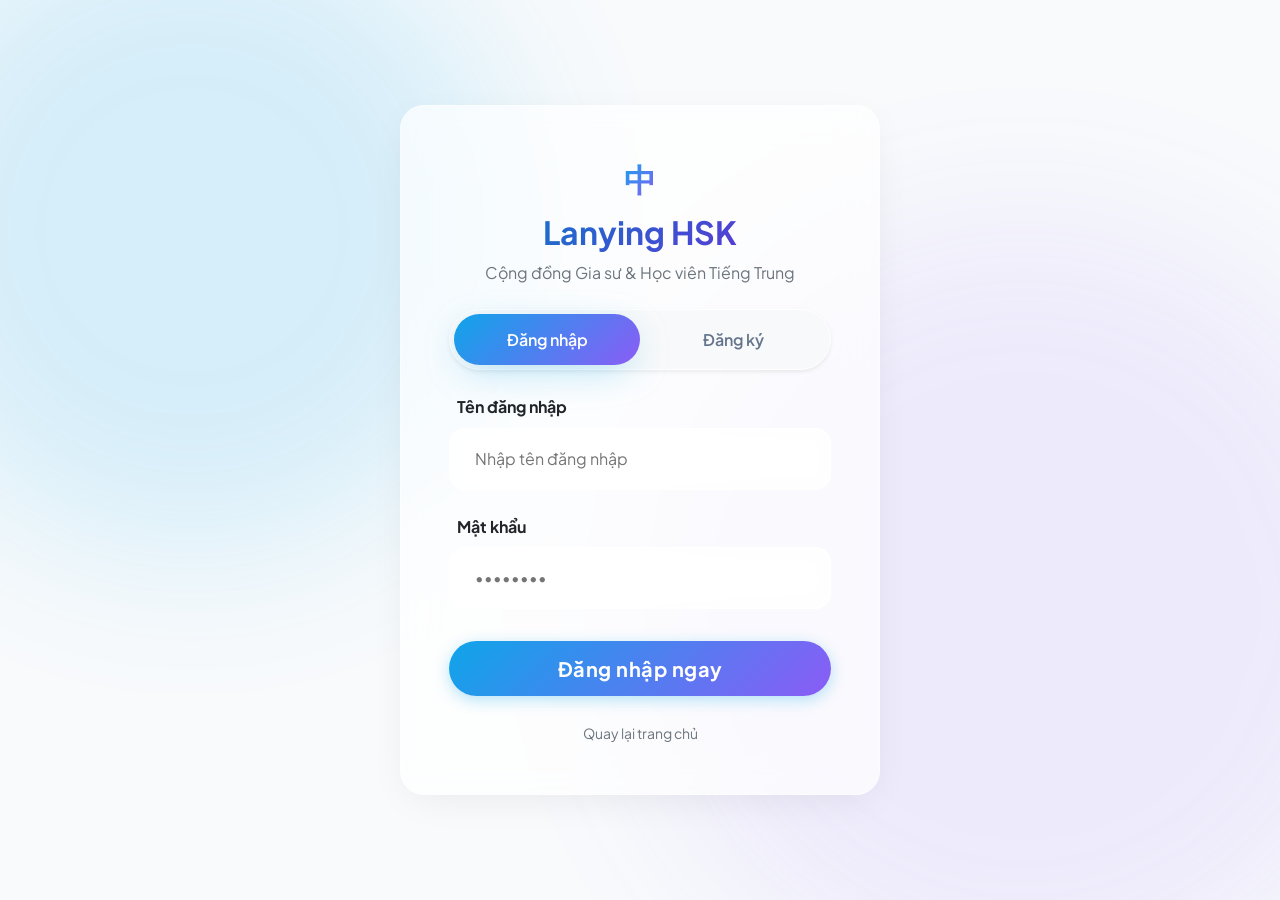
<file: frontend/pages/login.html>
<!DOCTYPE html>
<html lang="vi">
<head>
    <meta charset="UTF-8">
    <meta name="viewport" content="width=device-width, initial-scale=1.0">
    <title>Đăng nhập - Lanying HSK</title>
    <!-- Modern Font -->
    <link href="https://fonts.googleapis.com/css2?family=Plus+Jakarta+Sans:wght@300;400;500;600;700;800&display=swap" rel="stylesheet">
    <link href="https://cdn.jsdelivr.net/npm/bootstrap@5.3.2/dist/css/bootstrap.min.css" rel="stylesheet">
    <link rel="stylesheet" href="../../style.css?v=2">
</head>
<body>
    <div class="bg-blobs"></div>
    <div class="toast-custom" id="toast"></div>

    <div class="container login-wrapper">
        <div class="glass-panel login-card p-4 p-md-5 animate-fade-up">
            
            <div class="text-center mb-4">
                <a href="../../index.html" class="text-decoration-none">
                    <span class="logo-icon">&#20013;</span>
                    <h2 class="fw-bold text-gradient mt-2">Lanying HSK</h2>
                </a>
                <p class="text-secondary mt-2">Cộng đồng Gia sư & Học viên Tiếng Trung</p>
            </div>

            <!-- Tabs -->
            <ul class="nav nav-pills nav-justified mb-4 bg-light rounded-pill p-1 shadow-sm border border-white" id="authTabs" role="tablist">
                <li class="nav-item" role="presentation">
                    <button class="nav-link active" id="login-tab" data-bs-toggle="tab" data-bs-target="#login-pane" type="button" role="tab">Đăng nhập</button>
                </li>
                <li class="nav-item" role="presentation">
                    <button class="nav-link" id="register-tab" data-bs-toggle="tab" data-bs-target="#register-pane" type="button" role="tab">Đăng ký</button>
                </li>
            </ul>

            <div class="tab-content" id="authTabsContent">
                <!-- Login Form -->
                <div class="tab-pane fade show active" id="login-pane" role="tabpanel">
                    <form id="login-form" onsubmit="handleLogin(event)">
                        <div class="mb-4">
                            <label class="form-label fw-bold text-dark ms-2">Tên đăng nhập</label>
                            <input type="text" class="form-control-glass w-100" id="login_username" required placeholder="Nhập tên đăng nhập">
                        </div>
                        <div class="mb-4">
                            <label class="form-label fw-bold text-dark ms-2">Mật khẩu</label>
                            <input type="password" class="form-control-glass w-100" id="login_password" required placeholder="••••••••">
                        </div>
                        <button class="btn btn-primary-custom w-100 mt-2 fs-5" type="submit" id="btnLogin">Đăng nhập ngay</button>
                    </form>
                </div>

                <!-- Register Form -->
                <div class="tab-pane fade" id="register-pane" role="tabpanel">
                    <form id="register-form" onsubmit="handleRegister(event)">
                        <div class="mb-3">
                            <label class="form-label fw-bold text-dark ms-2">Họ và tên</label>
                            <input type="text" class="form-control-glass w-100" id="reg_name" required placeholder="Nguyễn Văn A">
                        </div>
                        <div class="mb-3">
                            <label class="form-label fw-bold text-dark ms-2">Tên đăng nhập</label>
                            <input type="text" class="form-control-glass w-100" id="reg_username" required placeholder="nguyenvana">
                        </div>
                        <div class="mb-3">
                            <label class="form-label fw-bold text-dark ms-2">Mật khẩu</label>
                            <input type="password" class="form-control-glass w-100" id="reg_password" required placeholder="••••••••">
                        </div>
                        <div class="mb-4">
                            <label class="form-label fw-bold text-dark ms-2">Bạn là ai?</label>
                            <select class="form-select form-control-glass w-100" id="reg_role" required>
                                <option value="student">Học viên (Tìm gia sư)</option>
                                <option value="tutor">Gia sư (Dạy học)</option>
                            </select>
                        </div>
                        <button class="btn btn-outline-custom w-100 mt-2 fs-5" type="submit" id="btnReg">Tạo tài khoản</button>
                    </form>
                </div>
            </div>

            <div class="text-center mt-4">
                <a href="../../index.html" class="text-secondary text-decoration-none small hover-primary"><i class="bi bi-arrow-left"></i> Quay lại trang chủ</a>
            </div>
        </div>
    </div>

    <script src="https://cdn.jsdelivr.net/npm/bootstrap@5.3.2/dist/js/bootstrap.bundle.min.js"></script>
    <script src="../js/api.js"></script>
    <script>
        function showToast(msg) {
            const t = document.getElementById('toast');
            t.textContent = msg;
            t.style.display = 'block';
            setTimeout(() => t.style.display = 'none', 3000);
        }

        async function handleLogin(e) {
            e.preventDefault();
            const btn = document.getElementById('btnLogin');
            btn.textContent = 'Đang xử lý...'; btn.disabled = true;

            const u = document.getElementById('login_username').value;
            const p = document.getElementById('login_password').value;

            try {
                const res = await AuthAPI.login(u, p);
                localStorage.setItem('lanying_token', res.access_token);
                localStorage.setItem('lanying_user', JSON.stringify({
                    id: res.user_id,
                    name: res.name,
                    role: res.role
                }));
                
                showToast('Đăng nhập thành công! Đang chuyển hướng...');
                setTimeout(() => {
                    if (res.role === 'admin') {
                        window.location.href = 'admin_dashboard.html';
                    } else if (res.role === 'tutor') {
                        window.location.href = 'tutor_profile.html'; // Tutors should go to their profile or dashboard
                    } else {
                        window.location.href = '../../index.html';
                    }
                }, 1000);
            } catch (err) {
                showToast(`Đăng nhập thất bại: ${err.message}`);
                btn.textContent = 'Đăng nhập ngay'; btn.disabled = false;
            }
        }

        async function handleRegister(e) {
            e.preventDefault();
            const btn = document.getElementById('btnReg');
            btn.textContent = 'Đang xử lý...'; btn.disabled = true;

            const n = document.getElementById('reg_name').value;
            const u = document.getElementById('reg_username').value;
            const p = document.getElementById('reg_password').value;
            const r = document.getElementById('reg_role').value;

            try {
                await AuthAPI.register(n, u, p, r);
                showToast('Đăng ký thành công! Vui lòng đăng nhập.');
                // Switch to login tab
                const loginTab = new bootstrap.Tab(document.getElementById('login-tab'));
                loginTab.show();
                document.getElementById('login_username').value = u;
                document.getElementById('login_password').value = '';
                document.getElementById('register-form').reset();
            } catch (err) {
                showToast(`Đăng ký thất bại: ${err.message}`);
            } finally {
                btn.textContent = 'Tạo tài khoản'; btn.disabled = false;
            }
        }
    </script>
</body>
</html>
</file>
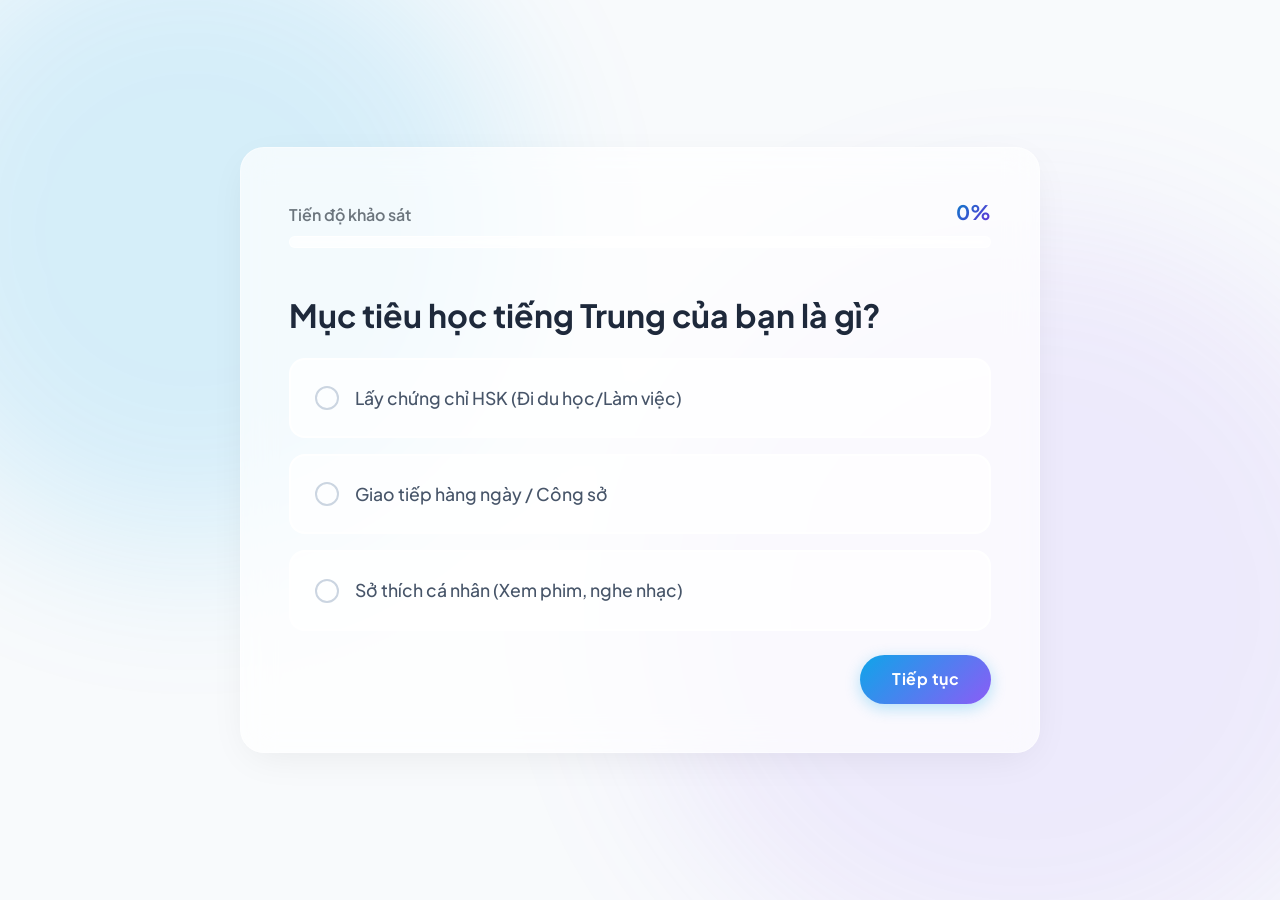
<file: frontend/pages/survey.html>
<!DOCTYPE html>
<html lang="vi">
<head>
    <meta charset="UTF-8">
    <meta name="viewport" content="width=device-width, initial-scale=1.0">
    <title>Khảo sát trình độ - Lanying HSK</title>
    <!-- Modern Font -->
    <link href="https://fonts.googleapis.com/css2?family=Plus+Jakarta+Sans:wght@300;400;500;600;700;800&display=swap" rel="stylesheet">
    <!-- Bootstrap 5 -->
    <link href="https://cdn.jsdelivr.net/npm/bootstrap@5.3.2/dist/css/bootstrap.min.css" rel="stylesheet">
    <link rel="stylesheet" href="../../style.css?v=2">
</head>
<body>
    <div class="bg-blobs"></div>
    <div class="toast-custom" id="toast"></div>

    <div class="survey-container container">
        <div class="glass-panel survey-card p-4 p-md-5">
            <!-- Progress Bar -->
            <div class="mb-5">
                <div class="d-flex justify-content-between align-items-end mb-2">
                    <span class="text-secondary fw-semibold">Tiến độ khảo sát</span>
                    <span class="text-gradient fw-bold fs-5" id="progress-text">0%</span>
                </div>
                <div class="progress-glass">
                    <div class="progress-bar progress-bar-striped progress-bar-animated" id="progress-bar" role="progressbar" style="width: 0%"></div>
                </div>
            </div>

            <!-- Steps Container -->
            <div id="survey-content">
                <!-- Step 1 -->
                <div class="step active" id="step-1">
                    <h2 class="fw-bold mb-4">Mục tiêu học tiếng Trung của bạn là gì?</h2>
                    <div class="survey-option" onclick="selectOption(1, 'Lấy chứng chỉ HSK (Đi du học/Làm việc)')">
                        <div class="radio-circle"></div> Lấy chứng chỉ HSK (Đi du học/Làm việc)
                    </div>
                    <div class="survey-option" onclick="selectOption(1, 'Giao tiếp hàng ngày / Công sở')">
                        <div class="radio-circle"></div> Giao tiếp hàng ngày / Công sở
                    </div>
                    <div class="survey-option" onclick="selectOption(1, 'Sở thích cá nhân (Xem phim, nghe nhạc)')">
                        <div class="radio-circle"></div> Sở thích cá nhân (Xem phim, nghe nhạc)
                    </div>
                    <div class="mt-4 text-end">
                        <button class="btn btn-primary-custom" onclick="nextStep(1)">Tiếp tục <i class="bi bi-arrow-right"></i></button>
                    </div>
                </div>

                <!-- Step 2 -->
                <div class="step" id="step-2">
                    <h2 class="fw-bold mb-4">Trình độ hiện tại của bạn?</h2>
                    <div class="survey-option" onclick="selectOption(2, 'Chưa biết gì (Người mới bắt đầu)')">
                        <div class="radio-circle"></div> Chưa biết gì (Người mới bắt đầu)
                    </div>
                    <div class="survey-option" onclick="selectOption(2, 'Đã học qua Pinyin, biết chào hỏi cơ bản (HSK 1-2)')">
                        <div class="radio-circle"></div> Đã học qua Pinyin, biết chào hỏi cơ bản (HSK 1-2)
                    </div>
                    <div class="survey-option" onclick="selectOption(2, 'Có thể giao tiếp cơ bản, đọc hiểu đoạn văn ngắn (HSK 3-4)')">
                        <div class="radio-circle"></div> Có thể giao tiếp cơ bản, đọc hiểu đoạn văn ngắn (HSK 3-4)
                    </div>
                    <div class="mt-4 d-flex justify-content-between">
                        <button class="btn btn-outline-custom" onclick="prevStep(2)">Quay lại</button>
                        <button class="btn btn-primary-custom" onclick="nextStep(2)">Tiếp tục</button>
                    </div>
                </div>

                <!-- Step 3 -->
                <div class="step" id="step-3">
                    <h2 class="fw-bold mb-4">Kỹ năng nào bạn muốn tập trung cải thiện nhất?</h2>
                    <div class="survey-option" onclick="selectOption(3, 'Nghe & Nói (Phản xạ giao tiếp)')">
                        <div class="radio-circle"></div> Nghe & Nói (Phản xạ giao tiếp)
                    </div>
                    <div class="survey-option" onclick="selectOption(3, 'Đọc & Viết (Ngữ pháp, từ vựng thi HSK)')">
                        <div class="radio-circle"></div> Đọc & Viết (Ngữ pháp, từ vựng thi HSK)
                    </div>
                    <div class="survey-option" onclick="selectOption(3, 'Phát âm chuẩn (Chữa ngọng, luyện giọng)')">
                        <div class="radio-circle"></div> Phát âm chuẩn (Chữa ngọng, luyện giọng)
                    </div>
                    <div class="mt-4 d-flex justify-content-between">
                        <button class="btn btn-outline-custom" onclick="prevStep(3)">Quay lại</button>
                        <button class="btn btn-primary-custom" onclick="nextStep(3)">Tiếp tục</button>
                    </div>
                </div>

                <!-- Step 4 -->
                <div class="step" id="step-4">
                    <h2 class="fw-bold mb-4">Bạn thích hình thức học nào?</h2>
                    <div class="survey-option" onclick="selectOption(4, 'Online 1 kèm 1 (Tương tác cao, sửa lỗi trực tiếp)')">
                        <div class="radio-circle"></div> Online 1 kèm 1 (Tương tác cao, sửa lỗi trực tiếp)
                    </div>
                    <div class="survey-option" onclick="selectOption(4, 'Học offline tại quán cafe / nhà riêng')">
                        <div class="radio-circle"></div> Học offline tại quán cafe / nhà riêng
                    </div>
                    <div class="mt-4 d-flex justify-content-between">
                        <button class="btn btn-outline-custom" onclick="prevStep(4)">Quay lại</button>
                        <button class="btn btn-primary-custom" onclick="nextStep(4)">Tiếp tục</button>
                    </div>
                </div>

                <!-- Step 5 -->
                <div class="step" id="step-5">
                    <h2 class="fw-bold mb-4">Gia sư lý tưởng của bạn?</h2>
                    <div class="survey-option" onclick="selectOption(5, 'Giáo viên nghiêm khắc, ép tiến độ')">
                        <div class="radio-circle"></div> Giáo viên nghiêm khắc, ép tiến độ
                    </div>
                    <div class="survey-option" onclick="selectOption(5, 'Giáo viên trẻ trung, năng động, gen Z')">
                        <div class="radio-circle"></div> Giáo viên trẻ trung, năng động, gen Z
                    </div>
                    <div class="survey-option" onclick="selectOption(5, 'Người đi làm có kinh nghiệm thực tế')">
                        <div class="radio-circle"></div> Người đi làm có kinh nghiệm thực tế
                    </div>
                    <div class="mt-5 d-flex justify-content-between">
                        <button class="btn btn-outline-custom" onclick="prevStep(5)">Quay lại</button>
                        <button class="btn btn-primary-custom px-5 fs-5 shadow-glow" onclick="submitSurvey()">✨ Phân Tích Bằng AI ✨</button>
                    </div>
                </div>
            </div>

            <!-- Loading State -->
            <div id="loading" class="text-center py-5 d-none animate-fade-up">
                <div class="spinner-border text-primary-custom mb-4" style="width: 4rem; height: 4rem;" role="status"></div>
                <h3 class="fw-bold text-dark">AI đang xử lý...</h3>
                <p class="text-secondary fs-5">Hệ thống đang đối chiếu dữ liệu để tìm gia sư phù hợp nhất với bạn</p>
            </div>

            <!-- Results -->
            <div id="results" class="d-none animate-fade-up">
                <div class="text-center mb-5">
                    <h2 class="fw-bold display-6 mb-3">Kết quả <span class="text-gradient">Phân Tích</span></h2>
                    <p class="text-secondary fs-5" id="analysis-text"></p>
                </div>
                <h4 class="fw-bold mb-4 border-bottom pb-2">Top Gia sư phù hợp (Gợi ý bởi AI)</h4>
                <div class="row g-4" id="matched-tutors"></div>
                
                <div class="text-center mt-5 pt-4">
                    <a href="../../index.html" class="btn btn-outline-custom btn-lg rounded-pill px-5">Về trang chủ</a>
                </div>
            </div>

        </div>
    </div>

    <script src="https://cdn.jsdelivr.net/npm/bootstrap@5.3.2/dist/js/bootstrap.bundle.min.js"></script>
    <script src="../js/api.js"></script>
    <script>
        let currentStep = 1;
        const totalSteps = 5;
        const answers = {};

        function showToast(msg) {
            const t = document.getElementById('toast');
            t.textContent = msg;
            t.style.display = 'block';
            setTimeout(() => t.style.display = 'none', 3000);
        }

        function updateProgress() {
            const percent = ((currentStep - 1) / totalSteps) * 100;
            document.getElementById('progress-bar').style.width = percent + '%';
            document.getElementById('progress-text').textContent = Math.round(percent) + '%';
        }

        function selectOption(step, value) {
            answers[`q${step}`] = value;
            const options = document.querySelectorAll(`#step-${step} .survey-option`);
            options.forEach(opt => opt.classList.remove('selected'));
            event.currentTarget.classList.add('selected');
        }

        function nextStep(step) {
            if (!answers[`q${step}`]) {
                showToast("Vui lòng chọn 1 phương án!");
                return;
            }
            document.getElementById(`step-${step}`).classList.remove('active');
            currentStep++;
            document.getElementById(`step-${currentStep}`).classList.add('active');
            updateProgress();
        }

        function prevStep(step) {
            document.getElementById(`step-${step}`).classList.remove('active');
            currentStep--;
            document.getElementById(`step-${currentStep}`).classList.add('active');
            updateProgress();
        }

        async function submitSurvey() {
            if (!answers[`q5`]) {
                showToast("Vui lòng hoàn thành câu cuối!");
                return;
            }
            
            document.getElementById('progress-bar').style.width = '100%';
            document.getElementById('progress-text').textContent = '100%';
            document.getElementById('survey-content').classList.add('d-none');
            document.getElementById('loading').classList.remove('d-none');

            // Map UI answers to Backend Schema
            let mapped_goals = [];
            if (answers.q1.includes('HSK')) mapped_goals.push('hsk_exam');
            if (answers.q1.includes('Giao tiếp')) mapped_goals.push('communication');
            if (answers.q1.includes('Sở thích')) mapped_goals.push('communication');

            let mapped_level = 'beginner';
            if (answers.q2.includes('HSK 1-2')) mapped_level = 'hsk2';
            if (answers.q2.includes('HSK 3-4')) mapped_level = 'hsk4';

            let mapped_skills = [];
            if (answers.q3.includes('Nghe & Nói')) mapped_skills.push('listening_speaking');
            if (answers.q3.includes('Đọc & Viết')) mapped_skills.push('reading_writing', 'grammar');
            if (answers.q3.includes('Phát âm')) mapped_skills.push('pronunciation');

            let mapped_modes = [];
            if (answers.q4.includes('Online')) mapped_modes.push('online');
            if (answers.q4.includes('offline')) mapped_modes.push('offline');

            const payload = {
                current_level: mapped_level,
                goals: mapped_goals,
                skills: mapped_skills,
                modes: mapped_modes,
                age: 'adult'
            };

            const user = JSON.parse(localStorage.getItem('lanying_user') || 'null');
            if (user && user.id) {
                payload.user_id = user.id;
            }

            try {
                const data = await SurveyAPI.submit(payload);
                
                document.getElementById('loading').classList.add('d-none');
                document.getElementById('results').classList.remove('d-none');
                
                document.getElementById('analysis-text').textContent = "Dựa trên hồ sơ của bạn, hệ thống AI đã tính toán độ tương đồng Cosine Similarity để đưa ra kết quả gia sư phù hợp nhất.";

                const container = document.getElementById('matched-tutors');
                if (!data.recommendations || data.recommendations.length === 0) {
                    container.innerHTML = `<div class="col-12"><div class="alert alert-info text-center rounded-4 border-0">Chưa tìm thấy gia sư phù hợp hoàn toàn. Bạn có thể xem danh sách ở trang chủ.</div></div>`;
                    return;
                }

                data.recommendations.forEach((match, index) => {
                    const delayClass = `delay-${(index + 1) * 100}`;
                    const score = match.similarity_score;
                    const card = document.createElement('div');
                    card.className = `col-md-6 animate-fade-up ${delayClass}`;
                    card.innerHTML = `
                        <div class="glass-panel h-100 p-4 border-start border-4 border-primary">
                            <div class="d-flex justify-content-between align-items-start mb-3">
                                <div>
                                    <h4 class="fw-bold mb-1">${match.name}</h4>
                                    <span class="badge bg-light text-dark border">Phí: ${match.hourly_rate ? match.hourly_rate.toLocaleString('vi-VN') + 'đ' : 'Thỏa thuận'}</span>
                                </div>
                                <div class="text-end">
                                    <span class="badge bg-gradient-custom rounded-pill fs-6 px-3 py-2 shadow-sm">${score}% Phù hợp</span>
                                </div>
                            </div>
                            <p class="text-secondary mb-4 small line-clamp-3">
                                ${match.bio || 'Chưa có thông tin giới thiệu'}
                            </p>
                            <button class="btn btn-outline-custom w-100 rounded-pill" onclick="bookTutor(${match.id})">Chọn Gia Sư Này</button>
                        </div>
                    `;
                    container.appendChild(card);
                });

            } catch (err) {
                showToast(`Lỗi: ${err.message}`);
                document.getElementById('loading').classList.add('d-none');
                document.getElementById('survey-content').classList.remove('d-none');
            }
        }

        async function bookTutor(tutorId) {
            const user = JSON.parse(localStorage.getItem('lanying_user') || 'null');
            const token = localStorage.getItem('lanying_token');
            
            if (!user || !token) {
                showToast('Bạn cần đăng nhập học viên để đặt lịch!');
                setTimeout(() => window.location.href = 'login.html', 1500);
                return;
            }
            if (user.role !== 'student') {
                showToast('Chỉ tài khoản Học viên mới có thể đặt lịch học!');
                return;
            }

            try {
                await TutorAPI.book(tutorId);
                showToast('Đăng ký lớp thành công! Bạn có thể xem ở Dashboard.');
            } catch (err) {
                showToast(`Lỗi đặt lịch: ${err.message}`);
            }
        }

        updateProgress();
    </script>
</body>
</html>
</file>
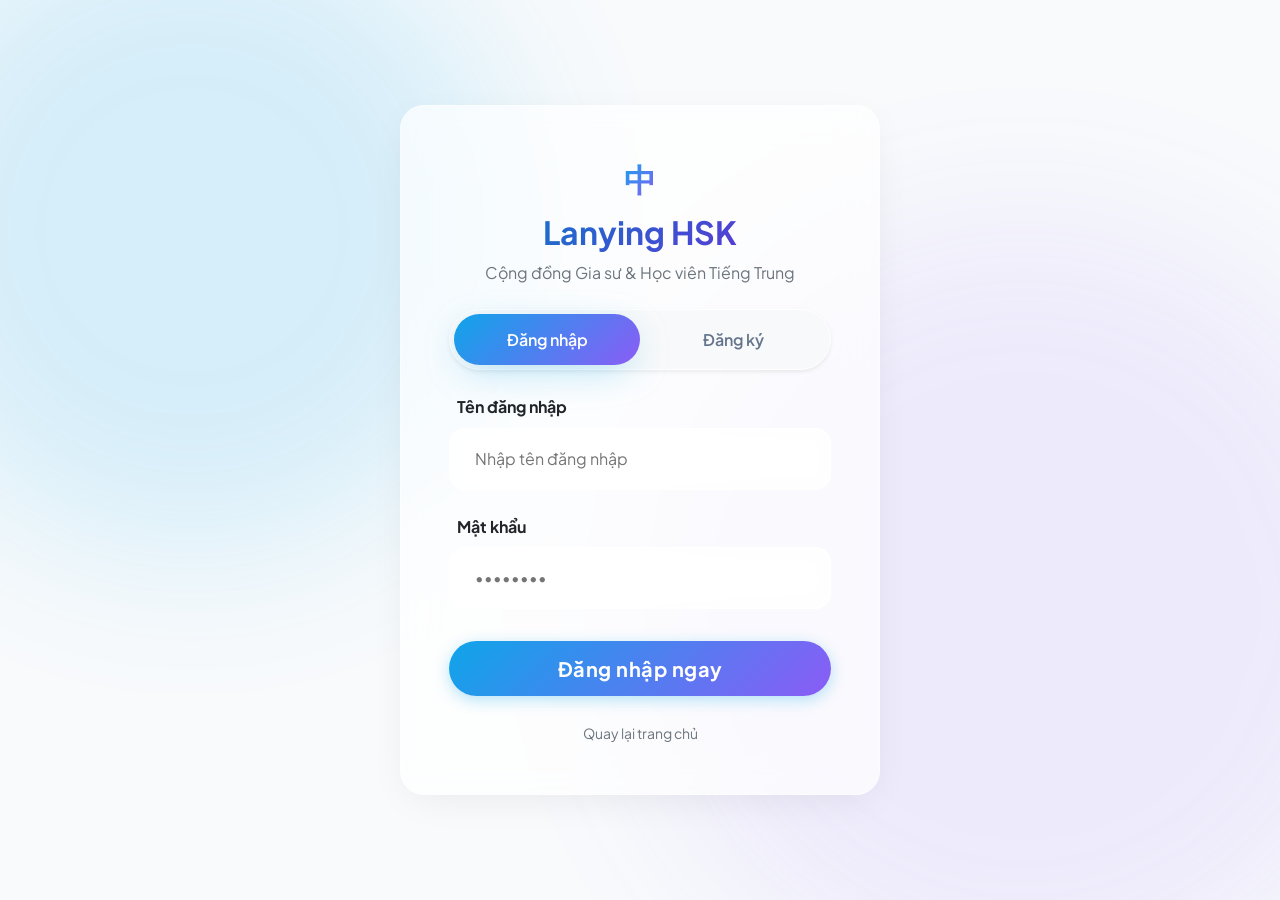
<file: frontend/pages/tutor_index.html>
<!DOCTYPE html>
<html lang="vi">
<head>
    <meta charset="UTF-8">
    <meta name="viewport" content="width=device-width, initial-scale=1.0">
    <title>Quản lý Gia sư - Lanying HSK</title>
    <!-- Modern Font -->
    <link href="https://fonts.googleapis.com/css2?family=Plus+Jakarta+Sans:wght@300;400;500;600;700;800&display=swap" rel="stylesheet">
    <link href="https://cdn.jsdelivr.net/npm/bootstrap@5.3.2/dist/css/bootstrap.min.css" rel="stylesheet">
    <link rel="stylesheet" href="../../style.css?v=2">
</head>
<body>
    <div class="bg-blobs"></div>
    <div class="toast-custom" id="toast"></div>

    <!-- Glass Navbar -->
    <nav class="navbar navbar-expand-lg navbar-light glass-nav sticky-top py-3 animate-fade-up">
        <div class="container">
            <a class="navbar-brand d-flex align-items-center gap-2" href="tutor_index.html">
                <span class="logo-icon">&#20013;</span>
                <h1 class="m-0 fs-4 fw-bold text-gradient">Lanying Gia sư</h1>
            </a>
            <button class="navbar-toggler border-0 shadow-none" type="button" data-bs-toggle="collapse" data-bs-target="#navbarNav">
                <span class="navbar-toggler-icon"></span>
            </button>
            <div class="collapse navbar-collapse mt-3 mt-lg-0" id="navbarNav">
                <ul class="navbar-nav mx-auto fw-semibold">
                    <li class="nav-item"><a class="nav-link active text-primary-custom px-3" href="tutor_index.html">Dashboard</a></li>
                    <li class="nav-item"><a class="nav-link px-3" href="tutor_profile.html">Hồ sơ cá nhân</a></li>
                </ul>
                <div class="d-flex flex-column flex-lg-row gap-2 mt-3 mt-lg-0 align-items-center" id="navActions">
                    <!-- Render via JS -->
                </div>
            </div>
        </div>
    </nav>

    <!-- Main Content -->
    <div class="container py-5">
        <div class="d-flex justify-content-between align-items-end mb-4 animate-fade-up">
            <div>
                <h2 class="fw-bold display-6 mb-1">Tổng quan</h2>
                <p class="text-secondary fs-5 m-0">Chào mừng bạn trở lại, hệ thống Lanying HSK</p>
            </div>
        </div>

        <!-- Stats row -->
        <div class="row g-4 mb-5 animate-fade-up delay-100">
            <div class="col-md-4">
                <div class="dashboard-stat-card bg-gradient-custom">
                    <h5 class="opacity-75 mb-2 fw-semibold">Tổng học viên</h5>
                    <h2 class="display-5 fw-bold m-0" id="total-students">0</h2>
                </div>
            </div>
            <div class="col-md-4">
                <div class="dashboard-stat-card" style="background: linear-gradient(135deg, #f59e0b 0%, #d97706 100%);">
                    <h5 class="opacity-75 mb-2 fw-semibold">Đang chờ duyệt</h5>
                    <h2 class="display-5 fw-bold m-0" id="pending-students">0</h2>
                </div>
            </div>
            <div class="col-md-4">
                <div class="dashboard-stat-card" style="background: linear-gradient(135deg, #10b981 0%, #059669 100%);">
                    <h5 class="opacity-75 mb-2 fw-semibold">Đánh giá trung bình</h5>
                    <h2 class="display-5 fw-bold m-0">5.0 ⭐</h2>
                </div>
            </div>
        </div>

        <div class="glass-panel p-4 p-md-5 animate-fade-up delay-200">
            <div class="d-flex justify-content-between align-items-center mb-4">
                <h3 class="fw-bold text-dark m-0">Danh sách Học viên đăng ký</h3>
                <button class="btn btn-outline-custom rounded-pill btn-sm" onclick="loadStudents()"><i class="bi bi-arrow-clockwise"></i> Làm mới</button>
            </div>
            
            <div class="table-responsive">
                <table class="table table-custom align-middle">
                    <thead>
                        <tr>
                            <th>Học viên</th>
                            <th>Ngày đăng ký</th>
                            <th>Trạng thái</th>
                            <th>Thao tác</th>
                        </tr>
                    </thead>
                    <tbody id="student-list">
                        <tr><td colspan="4" class="text-center py-4 text-secondary">Đang tải dữ liệu...</td></tr>
                    </tbody>
                </table>
            </div>
        </div>
    </div>

    <script src="https://cdn.jsdelivr.net/npm/bootstrap@5.3.2/dist/js/bootstrap.bundle.min.js"></script>
    <script src="../js/api.js"></script>
    <script>
        function showToast(msg) {
            const t = document.getElementById('toast');
            t.textContent = msg;
            t.style.display = 'block';
            setTimeout(() => t.style.display = 'none', 3000);
        }

        function logout() {
            localStorage.removeItem('lanying_token');
            localStorage.removeItem('lanying_user');
            window.location.href = 'login.html';
        }

        async function checkAuth() {
            const user = JSON.parse(localStorage.getItem('lanying_user') || 'null');
            const token = localStorage.getItem('lanying_token');
            if (!user || !token || user.role !== 'tutor') {
                window.location.href = 'login.html';
                return;
            }
            document.getElementById('navActions').innerHTML = `
                <div class="d-flex align-items-center gap-3">
                    <div class="tutor-avatar shadow-sm" style="width: 40px; height: 40px; font-size: 1.2rem;">${user.name.charAt(0).toUpperCase()}</div>
                    <span class="fw-bold text-dark">${user.name}</span>
                    <button class="btn btn-light rounded-circle p-2 ms-2 shadow-sm text-danger" onclick="logout()" title="Đăng xuất">
                        <svg width="20" height="20" viewBox="0 0 24 24" fill="none" stroke="currentColor" stroke-width="2" stroke-linecap="round" stroke-linejoin="round"><path d="M9 21H5a2 2 0 0 1-2-2V5a2 2 0 0 1 2-2h4"></path><polyline points="16 17 21 12 16 7"></polyline><line x1="21" y1="12" x2="9" y2="12"></line></svg>
                    </button>
                </div>
            `;
        }

        async function updateStatus(studentId, status) {
            try {
                await TutorAPI.updateBookingStatus(studentId, status);
                showToast(`Đã ${status === 'accepted' ? 'chấp nhận' : 'từ chối'} học viên!`);
                loadStudents();
            } catch (err) {
                showToast(`Lỗi: ${err.message}`);
            }
        }

        async function loadStudents() {
            const tbody = document.getElementById('student-list');
            try {
                const data = await AuthAPI.getDashboard();
                
                document.getElementById('total-students').textContent = data.bookings.length;
                document.getElementById('pending-students').textContent = data.bookings.filter(s => s.status === 'pending').length;

                if (data.bookings.length === 0) {
                    tbody.innerHTML = `<tr><td colspan="4" class="text-center py-5 text-secondary">Chưa có học viên nào đăng ký lớp của bạn.</td></tr>`;
                    return;
                }

                tbody.innerHTML = '';
                data.bookings.forEach(student => {
                    const row = document.createElement('tr');
                    
                    let statusBadge = '';
                    let actionButtons = '';
                    
                    if (student.status === 'pending') {
                        statusBadge = `<span class="badge bg-warning text-dark rounded-pill px-3 py-2">Đang chờ</span>`;
                        actionButtons = `
                            <div class="d-flex gap-2">
                                <button class="btn btn-success rounded-pill btn-sm px-3" onclick="updateStatus(${student.id}, 'accepted')">Nhận</button>
                                <button class="btn btn-outline-danger rounded-pill btn-sm px-3" onclick="updateStatus(${student.id}, 'rejected')">Từ chối</button>
                            </div>
                        `;
                    } else if (student.status === 'accepted') {
                        statusBadge = `<span class="badge bg-success rounded-pill px-3 py-2">Đã nhận</span>`;
                        actionButtons = `<button class="btn btn-light rounded-pill btn-sm px-3 text-secondary disabled">Đã xử lý</button>`;
                    } else {
                        statusBadge = `<span class="badge bg-danger rounded-pill px-3 py-2">Đã từ chối</span>`;
                        actionButtons = `<button class="btn btn-light rounded-pill btn-sm px-3 text-secondary disabled">Đã xử lý</button>`;
                    }

                    const dateStr = student.created_at ? new Date(student.created_at).toLocaleDateString('vi-VN') : 'Hôm nay';

                    row.innerHTML = `
                        <td>
                            <div class="d-flex align-items-center gap-3">
                                <div class="bg-light rounded-circle d-flex align-items-center justify-content-center fw-bold text-primary" style="width: 40px; height: 40px;">
                                    ${(student.student_name || 'U').charAt(0).toUpperCase()}
                                </div>
                                <div class="fw-bold text-dark">${student.student_name || 'Học viên ẩn danh'}</div>
                            </div>
                        </td>
                        <td class="text-secondary fw-medium">${dateStr}</td>
                        <td>${statusBadge}</td>
                        <td>${actionButtons}</td>
                    `;
                    tbody.appendChild(row);
                });
            } catch (err) {
                tbody.innerHTML = `<tr><td colspan="4" class="text-center text-danger py-4">Lỗi tải dữ liệu: ${err.message}</td></tr>`;
                showToast(`Lỗi tải dữ liệu: ${err.message}`);
            }
        }

        checkAuth();
        loadStudents();
    </script>
</body>
</html>
</file>
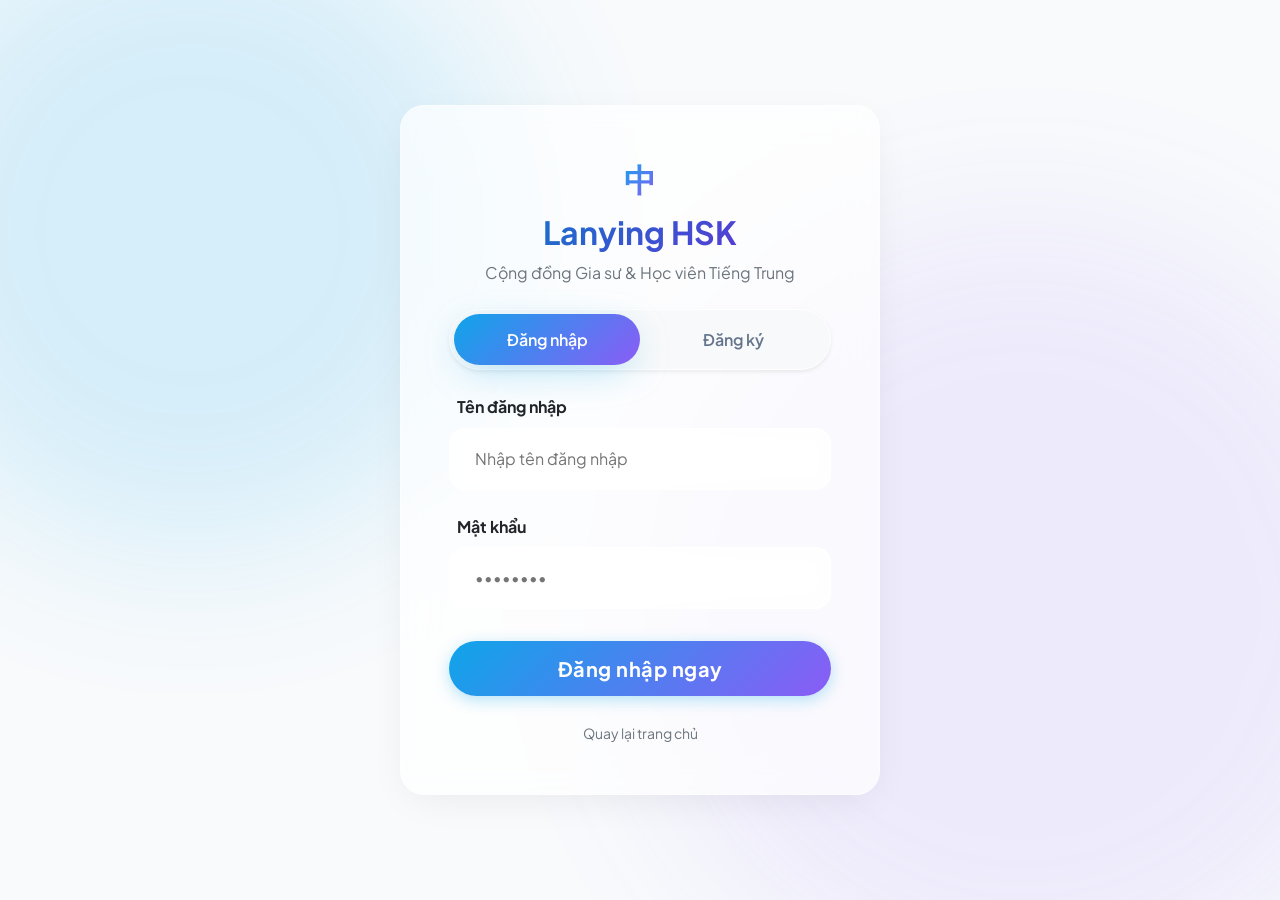
<file: frontend/pages/tutor_profile.html>
<!DOCTYPE html>
<html lang="vi">
<head>
    <meta charset="UTF-8">
    <meta name="viewport" content="width=device-width, initial-scale=1.0">
    <title>Hồ sơ Gia sư - Lanying HSK</title>
    <!-- Modern Font -->
    <link href="https://fonts.googleapis.com/css2?family=Plus+Jakarta+Sans:wght@300;400;500;600;700;800&display=swap" rel="stylesheet">
    <link href="https://cdn.jsdelivr.net/npm/bootstrap@5.3.2/dist/css/bootstrap.min.css" rel="stylesheet">
    <link rel="stylesheet" href="../../style.css?v=2">
</head>
<body>
    <div class="bg-blobs"></div>
    <div class="toast-custom" id="toast"></div>

    <!-- Glass Navbar -->
    <nav class="navbar navbar-expand-lg navbar-light glass-nav sticky-top py-3 animate-fade-up">
        <div class="container">
            <a class="navbar-brand d-flex align-items-center gap-2" href="tutor_index.html">
                <span class="logo-icon">&#20013;</span>
                <h1 class="m-0 fs-4 fw-bold text-gradient">Lanying Gia sư</h1>
            </a>
            <button class="navbar-toggler border-0 shadow-none" type="button" data-bs-toggle="collapse" data-bs-target="#navbarNav">
                <span class="navbar-toggler-icon"></span>
            </button>
            <div class="collapse navbar-collapse mt-3 mt-lg-0" id="navbarNav">
                <ul class="navbar-nav mx-auto fw-semibold">
                    <li class="nav-item"><a class="nav-link px-3" href="tutor_index.html">Dashboard</a></li>
                    <li class="nav-item"><a class="nav-link px-3 active text-primary-custom" href="tutor_profile.html">Hồ sơ cá nhân</a></li>
                </ul>
                <div class="d-flex flex-column flex-lg-row gap-2 mt-3 mt-lg-0 align-items-center" id="navActions">
                    <!-- Render via JS -->
                </div>
            </div>
        </div>
    </nav>

    <!-- Main Content -->
    <div class="container py-5">
        <div class="row justify-content-center">
            <div class="col-lg-8 animate-fade-up delay-100">
                <div class="profile-card p-4 p-md-5">
                    <div class="text-center mb-5">
                        <div class="tutor-avatar mx-auto mb-3" style="width: 80px; height: 80px; font-size: 2rem;" id="avatar-preview">T</div>
                        <h2 class="fw-bold text-dark m-0">Cập nhật Hồ sơ</h2>
                        <p class="text-secondary mt-2">Hồ sơ chi tiết giúp AI giới thiệu bạn tới đúng học viên hơn</p>
                    </div>

                    <form id="profile-form" onsubmit="saveProfile(event)">
                        <!-- Hourly Rate -->
                        <div class="mb-4">
                            <label class="form-label fw-bold text-dark ms-2">Mức phí yêu cầu (VNĐ/giờ) <span class="text-danger">*</span></label>
                            <div class="position-relative">
                                <span class="position-absolute top-50 start-0 translate-middle-y ms-3 text-secondary fw-bold">₫</span>
                                <input type="number" class="form-control-glass w-100 ps-5" id="hourly_rate" placeholder="Ví dụ: 150000" required>
                            </div>
                        </div>

                        <!-- Bio -->
                        <div class="mb-4">
                            <label class="form-label fw-bold text-dark ms-2">Giới thiệu bản thân (Bio)</label>
                            <textarea class="form-control-glass w-100" id="bio" rows="4" placeholder="Giới thiệu kinh nghiệm giảng dạy, phương pháp của bạn..."></textarea>
                        </div>

                        <!-- Teaching Levels -->
                        <div class="mb-4">
                            <label class="form-label fw-bold text-dark mb-3 ms-2">Bạn có thể dạy HSK cấp độ nào? <span class="text-danger">*</span></label>
                            <div class="row g-3">
                                <div class="col-6 col-sm-4">
                                    <label class="form-check-custom w-100">
                                        <input class="form-check-input teaching-levels m-0" type="checkbox" value="1" id="hsk1">
                                        <span class="form-check-label ms-2">HSK 1</span>
                                    </label>
                                </div>
                                <div class="col-6 col-sm-4">
                                    <label class="form-check-custom w-100">
                                        <input class="form-check-input teaching-levels m-0" type="checkbox" value="2" id="hsk2">
                                        <span class="form-check-label ms-2">HSK 2</span>
                                    </label>
                                </div>
                                <div class="col-6 col-sm-4">
                                    <label class="form-check-custom w-100">
                                        <input class="form-check-input teaching-levels m-0" type="checkbox" value="3" id="hsk3">
                                        <span class="form-check-label ms-2">HSK 3</span>
                                    </label>
                                </div>
                                <div class="col-6 col-sm-4">
                                    <label class="form-check-custom w-100">
                                        <input class="form-check-input teaching-levels m-0" type="checkbox" value="4" id="hsk4">
                                        <span class="form-check-label ms-2">HSK 4</span>
                                    </label>
                                </div>
                                <div class="col-6 col-sm-4">
                                    <label class="form-check-custom w-100">
                                        <input class="form-check-input teaching-levels m-0" type="checkbox" value="5" id="hsk5">
                                        <span class="form-check-label ms-2">HSK 5</span>
                                    </label>
                                </div>
                                <div class="col-6 col-sm-4">
                                    <label class="form-check-custom w-100">
                                        <input class="form-check-input teaching-levels m-0" type="checkbox" value="6" id="hsk6">
                                        <span class="form-check-label ms-2">HSK 6</span>
                                    </label>
                                </div>
                            </div>
                        </div>

                        <!-- Specialization -->
                        <div class="mb-4">
                            <label class="form-label fw-bold text-dark ms-2">Thế mạnh giảng dạy (Tùy chọn)</label>
                            <input type="text" class="form-control-glass w-100" id="specialization" placeholder="Ví dụ: Luyện giao tiếp, Chữa phát âm, Trẻ em...">
                        </div>

                        <!-- Teaching Modes -->
                        <div class="mb-5">
                            <label class="form-label fw-bold text-dark mb-3 ms-2">Hình thức dạy</label>
                            <div class="row g-3">
                                <div class="col-sm-6">
                                    <label class="form-check-custom w-100">
                                        <input class="form-check-input teaching-modes m-0" type="checkbox" value="online" id="mode-online">
                                        <span class="form-check-label ms-2">Online (Zoom/Meet)</span>
                                    </label>
                                </div>
                                <div class="col-sm-6">
                                    <label class="form-check-custom w-100">
                                        <input class="form-check-input teaching-modes m-0" type="checkbox" value="offline" id="mode-offline">
                                        <span class="form-check-label ms-2">Offline (Gặp trực tiếp)</span>
                                    </label>
                                </div>
                            </div>
                        </div>

                        <button class="btn btn-primary-custom w-100 fs-5 mt-2 shadow-glow" type="submit" id="submitBtn">Lưu Hồ Sơ</button>
                    </form>
                </div>
            </div>
        </div>
    </div>

    <script src="https://cdn.jsdelivr.net/npm/bootstrap@5.3.2/dist/js/bootstrap.bundle.min.js"></script>
    <script src="../js/api.js"></script>
    <script>
        function showToast(msg) {
            const t = document.getElementById('toast');
            t.textContent = msg;
            t.style.display = 'block';
            setTimeout(() => t.style.display = 'none', 3000);
        }

        function logout() {
            localStorage.removeItem('lanying_token');
            localStorage.removeItem('lanying_user');
            window.location.href = 'login.html';
        }

        async function checkAuth() {
            const user = JSON.parse(localStorage.getItem('lanying_user') || 'null');
            const token = localStorage.getItem('lanying_token');
            if (!user || !token || user.role !== 'tutor') {
                window.location.href = 'login.html';
                return;
            }
            document.getElementById('navActions').innerHTML = `
                <div class="d-flex align-items-center gap-3">
                    <span class="fw-bold text-dark">${user.name}</span>
                    <button class="btn btn-light rounded-circle p-2 shadow-sm text-danger" onclick="logout()" title="Đăng xuất">
                        <svg width="20" height="20" viewBox="0 0 24 24" fill="none" stroke="currentColor" stroke-width="2" stroke-linecap="round" stroke-linejoin="round"><path d="M9 21H5a2 2 0 0 1-2-2V5a2 2 0 0 1 2-2h4"></path><polyline points="16 17 21 12 16 7"></polyline><line x1="21" y1="12" x2="9" y2="12"></line></svg>
                    </button>
                </div>
            `;
            document.getElementById('avatar-preview').textContent = user.name.charAt(0).toUpperCase();
        }

        async function loadProfile() {
            try {
                const data = await TutorAPI.getMyProfile();
                window.current_hsk_level = data.hsk_level || 6;
                
                if (data.hourly_rate) document.getElementById('hourly_rate').value = data.hourly_rate;
                if (data.bio) document.getElementById('bio').value = data.bio;
                if (data.specialization) document.getElementById('specialization').value = data.specialization;

                if (data.teaching_levels) {
                    const levels = data.teaching_levels.split(',').map(s => s.trim());
                    document.querySelectorAll('.teaching-levels').forEach(cb => {
                        if (levels.includes(cb.value)) cb.checked = true;
                    });
                }
                
                if (data.teaching_modes) {
                    const modes = data.teaching_modes.split(',').map(s => s.trim());
                    document.querySelectorAll('.teaching-modes').forEach(cb => {
                        if (modes.includes(cb.value)) cb.checked = true;
                    });
                }
            } catch (err) {
                showToast(`Chưa thể tải dữ liệu cũ: ${err.message}`);
            }
        }

        async function saveProfile(e) {
            e.preventDefault();
            const btn = document.getElementById('submitBtn');
            btn.textContent = 'Đang lưu...';
            btn.disabled = true;

            const hourly_rate = parseInt(document.getElementById('hourly_rate').value);
            const bio = document.getElementById('bio').value;
            const specialization = document.getElementById('specialization').value;

            const levels = Array.from(document.querySelectorAll('.teaching-levels:checked')).map(cb => cb.value).join(',');
            
            if (!levels) {
                showToast('Vui lòng chọn ít nhất 1 cấp độ HSK bạn có thể dạy!');
                btn.textContent = 'Lưu Hồ Sơ';
                btn.disabled = false;
                return;
            }

            try {
                await TutorAPI.updateMyProfile({
                    hsk_level: window.current_hsk_level || 6,
                    teaching_levels: levels,
                    hourly_rate: hourly_rate,
                    specialization: specialization,
                    bio: bio
                });
                showToast('Lưu hồ sơ thành công!');
                setTimeout(() => window.location.reload(), 1500);
            } catch (err) {
                showToast(`Lỗi lưu hồ sơ: ${err.message}`);
            } finally {
                btn.textContent = 'Lưu Hồ Sơ';
                btn.disabled = false;
            }
        }

        checkAuth();
        loadProfile();
    </script>
</body>
</html>
</file>
<file: style.css>
@import url('https://fonts.googleapis.com/css2?family=Plus+Jakarta+Sans:wght@300;400;500;600;700;800&display=swap');

/* Global Variables */
:root {
    --primary: #0ea5e9;
    --primary-hover: #0284c7;
    --secondary: #8b5cf6;
    --secondary-hover: #7c3aed;
    --dark: #0f172a;
    --light: #ffffff;
    --gray: #64748b;
    --glass-bg: rgba(255, 255, 255, 0.7);
    --glass-border: rgba(255, 255, 255, 0.4);
    --gradient-primary: linear-gradient(135deg, #0ea5e9 0%, #8b5cf6 100%);
    --gradient-text: linear-gradient(135deg, #0284c7 0%, #6d28d9 100%);
    --shadow-soft: 0 10px 40px -10px rgba(0,0,0,0.08);
    --shadow-glow: 0 10px 40px -10px rgba(14, 165, 233, 0.4);
}

body {
    font-family: 'Plus Jakarta Sans', sans-serif;
    background: #f1f5f9;
    color: #1e293b;
    line-height: 1.6;
    overflow-x: hidden;
}

/* Background blob effects for rich aesthetics */
.bg-blobs {
    position: fixed;
    top: 0;
    left: 0;
    width: 100vw;
    height: 100vh;
    z-index: -1;
    overflow: hidden;
    background: #f8fafc;
}
.bg-blobs::before, .bg-blobs::after {
    content: '';
    position: absolute;
    border-radius: 50%;
    filter: blur(80px);
    opacity: 0.5;
    animation: float 10s infinite ease-in-out alternate;
}
.bg-blobs::before {
    top: -10%;
    left: -10%;
    width: 50vw;
    height: 50vw;
    background: rgba(14, 165, 233, 0.3);
}
.bg-blobs::after {
    bottom: -10%;
    right: -10%;
    width: 60vw;
    height: 60vw;
    background: rgba(139, 92, 246, 0.2);
    animation-delay: -5s;
}

/* Glassmorphism Utilities */
.glass-panel {
    background: var(--glass-bg);
    backdrop-filter: blur(16px);
    -webkit-backdrop-filter: blur(16px);
    border: 1px solid var(--glass-border);
    border-radius: 24px;
    box-shadow: var(--shadow-soft);
    transition: all 0.4s cubic-bezier(0.4, 0, 0.2, 1);
}
.glass-panel:hover {
    transform: translateY(-5px);
    box-shadow: var(--shadow-glow);
    border-color: rgba(255, 255, 255, 0.8);
}

.glass-nav {
    background: rgba(255, 255, 255, 0.8);
    backdrop-filter: blur(20px);
    border-bottom: 1px solid rgba(255,255,255,0.3);
    transition: all 0.3s;
}

/* Typography & Colors */
.text-gradient {
    background: var(--gradient-text);
    -webkit-background-clip: text;
    -webkit-text-fill-color: transparent;
    background-clip: text;
}
.text-primary-custom { color: var(--primary) !important; }
.bg-primary-custom { background-color: var(--primary) !important; }
.bg-gradient-custom { background: var(--gradient-primary) !important; color: white; }

/* Buttons */
.btn-primary-custom {
    background: var(--gradient-primary);
    color: white;
    border: none;
    font-weight: 700;
    letter-spacing: 0.5px;
    border-radius: 50px;
    padding: 0.8rem 2rem;
    transition: all 0.3s cubic-bezier(0.4, 0, 0.2, 1);
    box-shadow: 0 4px 15px rgba(14, 165, 233, 0.3);
    position: relative;
    overflow: hidden;
}
.btn-primary-custom::after {
    content: '';
    position: absolute;
    top: 0; left: 0; width: 100%; height: 100%;
    background: linear-gradient(rgba(255,255,255,0.2), rgba(255,255,255,0));
    opacity: 0; transition: opacity 0.3s;
}
.btn-primary-custom:hover {
    color: white;
    transform: translateY(-3px) scale(1.02);
    box-shadow: 0 8px 25px rgba(139, 92, 246, 0.4);
}
.btn-primary-custom:hover::after { opacity: 1; }

.btn-outline-custom {
    border: 2px solid var(--primary);
    color: var(--primary);
    font-weight: 600;
    border-radius: 50px;
    padding: 0.8rem 2rem;
    background: transparent;
    transition: all 0.3s;
}
.btn-outline-custom:hover {
    background: var(--gradient-primary);
    color: white;
    border-color: transparent;
    transform: translateY(-2px);
    box-shadow: var(--shadow-glow);
}

/* Specific Components */
.logo-icon {
    font-size: 2rem;
    font-weight: 800;
    color: var(--primary);
    background: var(--gradient-primary);
    -webkit-background-clip: text;
    -webkit-text-fill-color: transparent;
}

.tutor-avatar {
    width: 60px; height: 60px;
    background: var(--gradient-primary);
    color: white;
    border-radius: 50%;
    display: flex; align-items: center; justify-content: center;
    font-size: 1.5rem; font-weight: 800;
    box-shadow: 0 4px 15px rgba(14, 165, 233, 0.3);
}

/* Form Controls */
.form-control-glass {
    background: rgba(255, 255, 255, 0.6);
    border: 2px solid rgba(255, 255, 255, 0.8);
    border-radius: 16px;
    padding: 1rem 1.5rem;
    font-size: 1rem;
    transition: all 0.3s;
    backdrop-filter: blur(10px);
}
.form-control-glass:focus {
    background: #ffffff;
    border-color: var(--primary);
    box-shadow: 0 0 0 4px rgba(14, 165, 233, 0.15);
    outline: none;
}

/* Progress Bar */
.progress-glass {
    background: rgba(255,255,255,0.5);
    border-radius: 50px;
    height: 12px;
    overflow: hidden;
    backdrop-filter: blur(5px);
    border: 1px solid rgba(255,255,255,0.8);
}
.progress-glass .progress-bar {
    background: var(--gradient-primary);
    border-radius: 50px;
    transition: width 0.8s cubic-bezier(0.4, 0, 0.2, 1);
}

/* Animations */
@keyframes float {
    0% { transform: translateY(0) scale(1); }
    100% { transform: translateY(-20px) scale(1.05); }
}
@keyframes fadeUp {
    from { opacity: 0; transform: translateY(30px); }
    to { opacity: 1; transform: translateY(0); }
}
.animate-fade-up { animation: fadeUp 0.8s cubic-bezier(0.4, 0, 0.2, 1) forwards; }
.delay-100 { animation-delay: 0.1s; }
.delay-200 { animation-delay: 0.2s; }
.delay-300 { animation-delay: 0.3s; }

/* Chatbot Styles */
.chatbot-widget {
    position: fixed; bottom: 40px; right: 40px;
    background: var(--gradient-primary); color: white;
    padding: 1rem 1.5rem; border-radius: 50px;
    cursor: pointer; box-shadow: 0 10px 30px rgba(139, 92, 246, 0.5);
    font-weight: 700; z-index: 1000; font-size: 1rem;
    transition: all 0.3s; animation: pulseGlow 2.5s infinite;
    display: flex; align-items: center; gap: 8px;
}
@keyframes pulseGlow {
    0%,100% { box-shadow: 0 10px 30px rgba(139, 92, 246, 0.5); transform: scale(1); }
    50% { box-shadow: 0 15px 40px rgba(14, 165, 233, 0.7); transform: scale(1.03); }
}
.chatbot-widget:hover { transform: translateY(-5px) scale(1.05); animation: none; }

.chat-window {
    position: fixed; bottom: 100px; right: 40px;
    width: 380px; background: rgba(255,255,255,0.95); border-radius: 24px;
    box-shadow: 0 20px 60px rgba(0,0,0,0.15);
    display: none; flex-direction: column; z-index: 1000;
    overflow: hidden; border: 1px solid rgba(255,255,255,0.8);
    backdrop-filter: blur(20px);
    animation: fadeUp 0.3s ease-out;
}
.chat-header {
    background: var(--gradient-primary);
    color: white; padding: 1.2rem 1.5rem;
    display: flex; justify-content: space-between; align-items: center;
}
.chat-header h4 { font-size: 1.1rem; margin: 0; font-weight: 700; }
.chat-header small { opacity: 0.9; font-size: 0.8rem; }
.close-chat { background: none; border: none; color: white; font-size: 1.5rem; cursor: pointer; transition: transform 0.3s; }
.close-chat:hover { transform: rotate(90deg); }

.chat-body {
    padding: 1.5rem; height: 350px; overflow-y: auto;
    background: transparent; display: flex; flex-direction: column; gap: 1rem;
}
.chat-msg { max-width: 85%; padding: 0.8rem 1.2rem; font-size: 0.95rem; line-height: 1.5; position: relative; }
.chat-msg.ai { background: #f1f5f9; align-self: flex-start; border-radius: 16px 16px 16px 4px; color: #1e293b; box-shadow: 0 2px 5px rgba(0,0,0,0.02); }
.chat-msg.user { background: var(--gradient-primary); color: white; align-self: flex-end; border-radius: 16px 16px 4px 16px; box-shadow: 0 5px 15px rgba(14,165,233,0.2); }
.chat-msg.typing { color: var(--gray); font-style: italic; background: transparent; box-shadow: none; padding: 0; }

.chat-input-row { display: flex; padding: 1rem; gap: 0.8rem; border-top: 1px solid rgba(0,0,0,0.05); background: rgba(255,255,255,0.8); }
.chat-input-row input { flex: 1; padding: 0.8rem 1.2rem; border: 1px solid #e2e8f0; border-radius: 50px; font-family: 'Plus Jakarta Sans', sans-serif; font-size: 0.95rem; transition: all 0.3s; background: #f8fafc; }
.chat-input-row input:focus { outline: none; border-color: var(--primary); background: white; box-shadow: 0 0 0 3px rgba(14,165,233,0.1); }
.chat-input-row button { background: var(--gradient-primary); color: white; border: none; width: 45px; height: 45px; border-radius: 50%; cursor: pointer; display: flex; align-items: center; justify-content: center; transition: all 0.3s; box-shadow: 0 4px 10px rgba(14,165,233,0.3); }
.chat-input-row button:hover { transform: scale(1.1) rotate(-10deg); }

/* Toast */
.toast-custom {
    position: fixed; top: 100px; right: 20px; background: rgba(15, 23, 42, 0.9); color: white;
    padding: 1rem 1.5rem; border-radius: 12px; z-index: 9999; display: none;
    font-size: 0.95rem; font-weight: 500; box-shadow: 0 10px 30px rgba(0,0,0,0.3);
    backdrop-filter: blur(10px); animation: fadeUp 0.3s;
}

/* --- From frontend/pages/admin_dashboard.html --- */
        body.admin-dashboard-layout {
            background-color: var(--light-bg);
            display: flex;
            min-height: 100vh;
        }
        /* Sidebar */
        .sidebar {
            width: 260px;
            background: var(--glass-bg);
            backdrop-filter: blur(10px);
            border-right: 1px solid var(--glass-border);
            display: flex;
            flex-direction: column;
            padding: 1.5rem;
            position: fixed;
            height: 100vh;
            z-index: 100;
        }
        .sidebar .nav-link {
            color: var(--gray);
            font-weight: 500;
            padding: 0.8rem 1rem;
            border-radius: 12px;
            margin-bottom: 0.5rem;
            transition: all 0.3s;
            display: flex;
            align-items: center;
            gap: 10px;
        }
        .sidebar .nav-link:hover, .sidebar .nav-link.active {
            background: var(--gradient-primary);
            color: white;
            box-shadow: var(--shadow-glow);
        }
        
        /* Main Content */
        .main-content {
            margin-left: 260px;
            flex: 1;
            padding: 2rem 3rem;
            width: calc(100% - 260px);
        }
        
        .stat-card {
            background: var(--glass-bg);
            backdrop-filter: blur(10px);
            border: 1px solid var(--glass-border);
            border-radius: 20px;
            padding: 1.5rem;
            box-shadow: var(--shadow-sm);
            display: flex;
            align-items: center;
            gap: 1rem;
            transition: transform 0.3s;
        }
        .stat-card:hover {
            transform: translateY(-5px);
            box-shadow: var(--shadow-glow);
        }
        .stat-icon {
            width: 60px;
            height: 60px;
            border-radius: 15px;
            background: var(--gradient-primary);
            color: white;
            display: flex;
            align-items: center;
            justify-content: center;
            font-size: 1.5rem;
        }
        
        @media (max-width: 768px) {
            .sidebar {
                transform: translateX(-100%);
                position: fixed;
            }
            .sidebar.show {
                transform: translateX(0);
            }
            .main-content {
                margin-left: 0;
                width: 100%;
                padding: 1rem;
            }
        }

/* --- From frontend/pages/login.html --- */
        .login-wrapper {
            min-height: 100vh;
            display: flex;
            align-items: center;
            justify-content: center;
            padding: 2rem 0;
        }
        .login-card {
            width: 100%;
            max-width: 480px;
            overflow: hidden;
            position: relative;
        }
        /* Custom Nav Pills for Login/Register */
        .nav-pills .nav-link {
            color: var(--gray);
            font-weight: 600;
            border-radius: 50px;
            padding: 0.8rem 1.5rem;
            transition: all 0.3s;
        }
        .nav-pills .nav-link.active {
            background: var(--gradient-primary);
            color: white;
            box-shadow: var(--shadow-glow);
        }

/* --- From frontend/pages/survey.html --- */
        /* Specific Survey Styles */
        .survey-container {
            min-height: 100vh;
            display: flex;
            align-items: center;
            justify-content: center;
            padding: 2rem 0;
            position: relative;
            z-index: 1;
        }
        .survey-card {
            width: 100%;
            max-width: 800px;
        }
        .survey-option {
            background: rgba(255, 255, 255, 0.7);
            border: 2px solid rgba(255, 255, 255, 0.9);
            border-radius: 16px;
            padding: 1.5rem;
            margin-bottom: 1rem;
            cursor: pointer;
            transition: all 0.3s cubic-bezier(0.4, 0, 0.2, 1);
            font-size: 1.1rem;
            font-weight: 500;
            color: #475569;
            display: flex;
            align-items: center;
            gap: 1rem;
        }
        .survey-option:hover {
            transform: translateY(-3px);
            background: #ffffff;
            border-color: var(--primary);
            box-shadow: 0 10px 20px rgba(14, 165, 233, 0.1);
        }
        .survey-option.selected {
            background: var(--gradient-primary);
            color: white;
            border-color: transparent;
            box-shadow: var(--shadow-glow);
            font-weight: 600;
        }
        .survey-option .radio-circle {
            width: 24px;
            height: 24px;
            border-radius: 50%;
            border: 2px solid #cbd5e1;
            display: inline-block;
            transition: all 0.3s;
        }
        .survey-option.selected .radio-circle {
            border-color: white;
            background: white;
            box-shadow: inset 0 0 0 4px var(--primary);
        }
        .step { display: none; }
        .step.active { display: block; animation: fadeUp 0.5s ease-out; }

/* --- From frontend/pages/tutor_index.html --- */
        .dashboard-stat-card {
            background: var(--glass-bg);
            backdrop-filter: blur(16px);
            border: 1px solid var(--glass-border);
            border-radius: 20px;
            padding: 1.5rem;
            color: white;
            transition: all 0.3s;
            position: relative;
            overflow: hidden;
        }
        .dashboard-stat-card::before {
            content: ''; position: absolute; top: -50%; left: -50%; width: 200%; height: 200%;
            background: radial-gradient(circle, rgba(255,255,255,0.2) 0%, transparent 60%);
            opacity: 0; transition: opacity 0.3s; pointer-events: none;
        }
        .dashboard-stat-card:hover { transform: translateY(-5px); box-shadow: var(--shadow-glow); }
        .dashboard-stat-card:hover::before { opacity: 1; }
        
        .table-custom {
            border-collapse: separate;
            border-spacing: 0 10px;
            background: transparent;
        }
        .table-custom thead th { border: none; color: var(--gray); font-weight: 600; text-transform: uppercase; font-size: 0.85rem; letter-spacing: 1px; padding: 0 1.5rem; }
        .table-custom tbody tr { background: white; box-shadow: 0 4px 15px rgba(0,0,0,0.03); border-radius: 16px; transition: all 0.3s; }
        .table-custom tbody tr:hover { transform: scale(1.01); box-shadow: 0 10px 25px rgba(0,0,0,0.08); }
        .table-custom tbody td { border: none; padding: 1.2rem 1.5rem; vertical-align: middle; }
        .table-custom tbody td:first-child { border-top-left-radius: 16px; border-bottom-left-radius: 16px; }
        .table-custom tbody td:last-child { border-top-right-radius: 16px; border-bottom-right-radius: 16px; }

/* --- From frontend/pages/tutor_profile.html --- */
        .profile-card {
            background: rgba(255, 255, 255, 0.85);
            backdrop-filter: blur(20px);
            border: 1px solid rgba(255, 255, 255, 0.5);
            border-radius: 24px;
            box-shadow: var(--shadow-soft);
        }
        .form-check-custom {
            background: white;
            border: 1px solid #e2e8f0;
            border-radius: 12px;
            padding: 0.8rem 1.2rem;
            cursor: pointer;
            transition: all 0.3s;
            display: flex;
            align-items: center;
            gap: 10px;
        }
        .form-check-custom:hover {
            border-color: var(--primary);
            box-shadow: 0 4px 10px rgba(14, 165, 233, 0.1);
        }
        .form-check-input:checked + .form-check-label {
            font-weight: 700;
            color: var(--primary);
        }

/* --- From frontend/pages/admin_dashboard.html --- */
        body.admin-dashboard-layout {
            background-color: var(--light-bg);
            display: flex;
            min-height: 100vh;
        }
        /* Sidebar */
        .sidebar {
            width: 260px;
            background: var(--glass-bg);
            backdrop-filter: blur(10px);
            border-right: 1px solid var(--glass-border);
            display: flex;
            flex-direction: column;
            padding: 1.5rem;
            position: fixed;
            height: 100vh;
            z-index: 100;
        }
        .sidebar .nav-link {
            color: var(--gray);
            font-weight: 500;
            padding: 0.8rem 1rem;
            border-radius: 12px;
            margin-bottom: 0.5rem;
            transition: all 0.3s;
            display: flex;
            align-items: center;
            gap: 10px;
        }
        .sidebar .nav-link:hover, .sidebar .nav-link.active {
            background: var(--gradient-primary);
            color: white;
            box-shadow: var(--shadow-glow);
        }
        
        /* Main Content */
        .main-content {
            margin-left: 260px;
            flex: 1;
            padding: 2rem 3rem;
            width: calc(100% - 260px);
        }
        
        .stat-card {
            background: var(--glass-bg);
            backdrop-filter: blur(10px);
            border: 1px solid var(--glass-border);
            border-radius: 20px;
            padding: 1.5rem;
            box-shadow: var(--shadow-sm);
            display: flex;
            align-items: center;
            gap: 1rem;
            transition: transform 0.3s;
        }
        .stat-card:hover {
            transform: translateY(-5px);
            box-shadow: var(--shadow-glow);
        }
        .stat-icon {
            width: 60px;
            height: 60px;
            border-radius: 15px;
            background: var(--gradient-primary);
            color: white;
            display: flex;
            align-items: center;
            justify-content: center;
            font-size: 1.5rem;
        }
        
        @media (max-width: 768px) {
            .sidebar {
                transform: translateX(-100%);
                position: fixed;
            }
            .sidebar.show {
                transform: translateX(0);
            }
            .main-content {
                margin-left: 0;
                width: 100%;
                padding: 1rem;
            }
        }

/* --- From frontend/pages/login.html --- */
        .login-wrapper {
            min-height: 100vh;
            display: flex;
            align-items: center;
            justify-content: center;
            padding: 2rem 0;
        }
        .login-card {
            width: 100%;
            max-width: 480px;
            overflow: hidden;
            position: relative;
        }
        /* Custom Nav Pills for Login/Register */
        .nav-pills .nav-link {
            color: var(--gray);
            font-weight: 600;
            border-radius: 50px;
            padding: 0.8rem 1.5rem;
            transition: all 0.3s;
        }
        .nav-pills .nav-link.active {
            background: var(--gradient-primary);
            color: white;
            box-shadow: var(--shadow-glow);
        }

/* --- From frontend/pages/survey.html --- */
        /* Specific Survey Styles */
        .survey-container {
            min-height: 100vh;
            display: flex;
            align-items: center;
            justify-content: center;
            padding: 2rem 0;
            position: relative;
            z-index: 1;
        }
        .survey-card {
            width: 100%;
            max-width: 800px;
        }
        .survey-option {
            background: rgba(255, 255, 255, 0.7);
            border: 2px solid rgba(255, 255, 255, 0.9);
            border-radius: 16px;
            padding: 1.5rem;
            margin-bottom: 1rem;
            cursor: pointer;
            transition: all 0.3s cubic-bezier(0.4, 0, 0.2, 1);
            font-size: 1.1rem;
            font-weight: 500;
            color: #475569;
            display: flex;
            align-items: center;
            gap: 1rem;
        }
        .survey-option:hover {
            transform: translateY(-3px);
            background: #ffffff;
            border-color: var(--primary);
            box-shadow: 0 10px 20px rgba(14, 165, 233, 0.1);
        }
        .survey-option.selected {
            background: var(--gradient-primary);
            color: white;
            border-color: transparent;
            box-shadow: var(--shadow-glow);
            font-weight: 600;
        }
        .survey-option .radio-circle {
            width: 24px;
            height: 24px;
            border-radius: 50%;
            border: 2px solid #cbd5e1;
            display: inline-block;
            transition: all 0.3s;
        }
        .survey-option.selected .radio-circle {
            border-color: white;
            background: white;
            box-shadow: inset 0 0 0 4px var(--primary);
        }
        .step { display: none; }
        .step.active { display: block; animation: fadeUp 0.5s ease-out; }

/* --- From frontend/pages/tutor_index.html --- */
        .dashboard-stat-card {
            background: var(--glass-bg);
            backdrop-filter: blur(16px);
            border: 1px solid var(--glass-border);
            border-radius: 20px;
            padding: 1.5rem;
            color: white;
            transition: all 0.3s;
            position: relative;
            overflow: hidden;
        }
        .dashboard-stat-card::before {
            content: ''; position: absolute; top: -50%; left: -50%; width: 200%; height: 200%;
            background: radial-gradient(circle, rgba(255,255,255,0.2) 0%, transparent 60%);
            opacity: 0; transition: opacity 0.3s; pointer-events: none;
        }
        .dashboard-stat-card:hover { transform: translateY(-5px); box-shadow: var(--shadow-glow); }
        .dashboard-stat-card:hover::before { opacity: 1; }
        
        .table-custom {
            border-collapse: separate;
            border-spacing: 0 10px;
            background: transparent;
        }
        .table-custom thead th { border: none; color: var(--gray); font-weight: 600; text-transform: uppercase; font-size: 0.85rem; letter-spacing: 1px; padding: 0 1.5rem; }
        .table-custom tbody tr { background: white; box-shadow: 0 4px 15px rgba(0,0,0,0.03); border-radius: 16px; transition: all 0.3s; }
        .table-custom tbody tr:hover { transform: scale(1.01); box-shadow: 0 10px 25px rgba(0,0,0,0.08); }
        .table-custom tbody td { border: none; padding: 1.2rem 1.5rem; vertical-align: middle; }
        .table-custom tbody td:first-child { border-top-left-radius: 16px; border-bottom-left-radius: 16px; }
        .table-custom tbody td:last-child { border-top-right-radius: 16px; border-bottom-right-radius: 16px; }

/* --- From frontend/pages/tutor_profile.html --- */
        .profile-card {
            background: rgba(255, 255, 255, 0.85);
            backdrop-filter: blur(20px);
            border: 1px solid rgba(255, 255, 255, 0.5);
            border-radius: 24px;
            box-shadow: var(--shadow-soft);
        }
        .form-check-custom {
            background: white;
            border: 1px solid #e2e8f0;
            border-radius: 12px;
            padding: 0.8rem 1.2rem;
            cursor: pointer;
            transition: all 0.3s;
            display: flex;
            align-items: center;
            gap: 10px;
        }
        .form-check-custom:hover {
            border-color: var(--primary);
            box-shadow: 0 4px 10px rgba(14, 165, 233, 0.1);
        }
        .form-check-input:checked + .form-check-label {
            font-weight: 700;
            color: var(--primary);
        }
</file>
